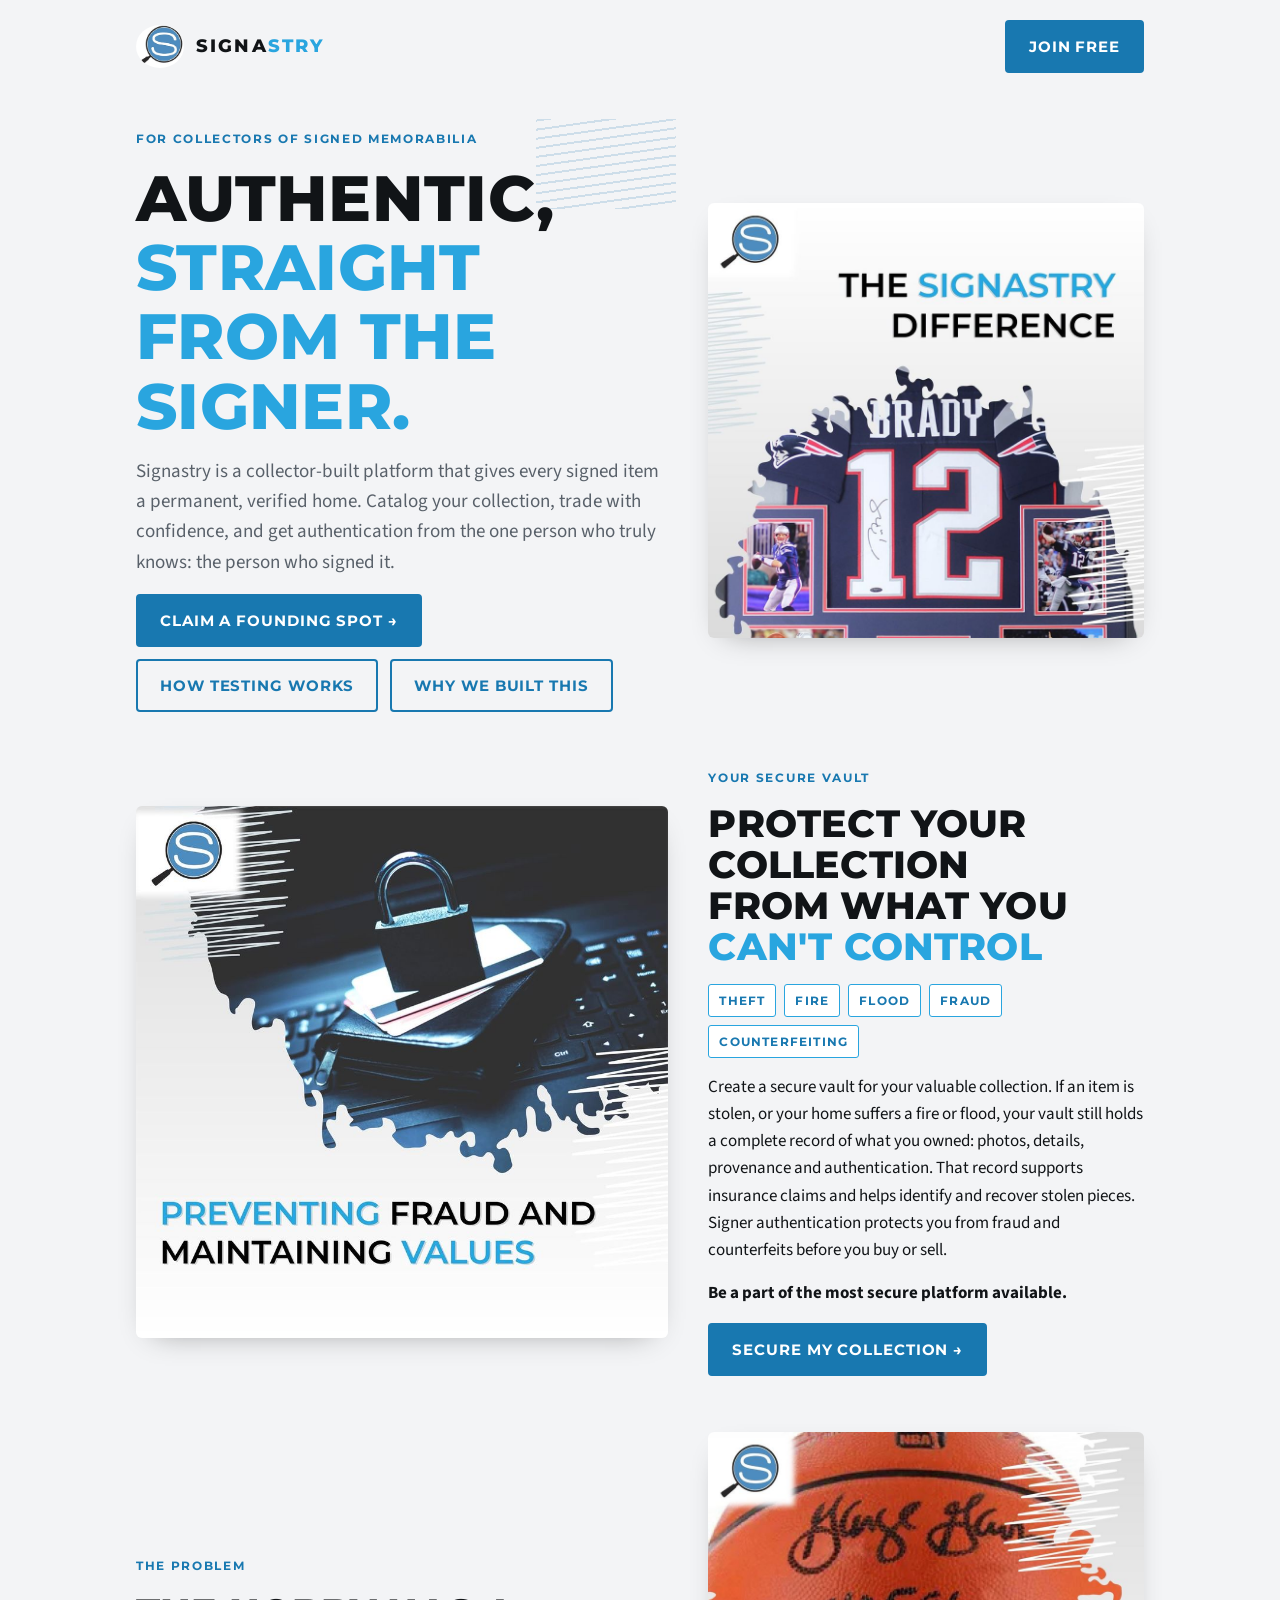
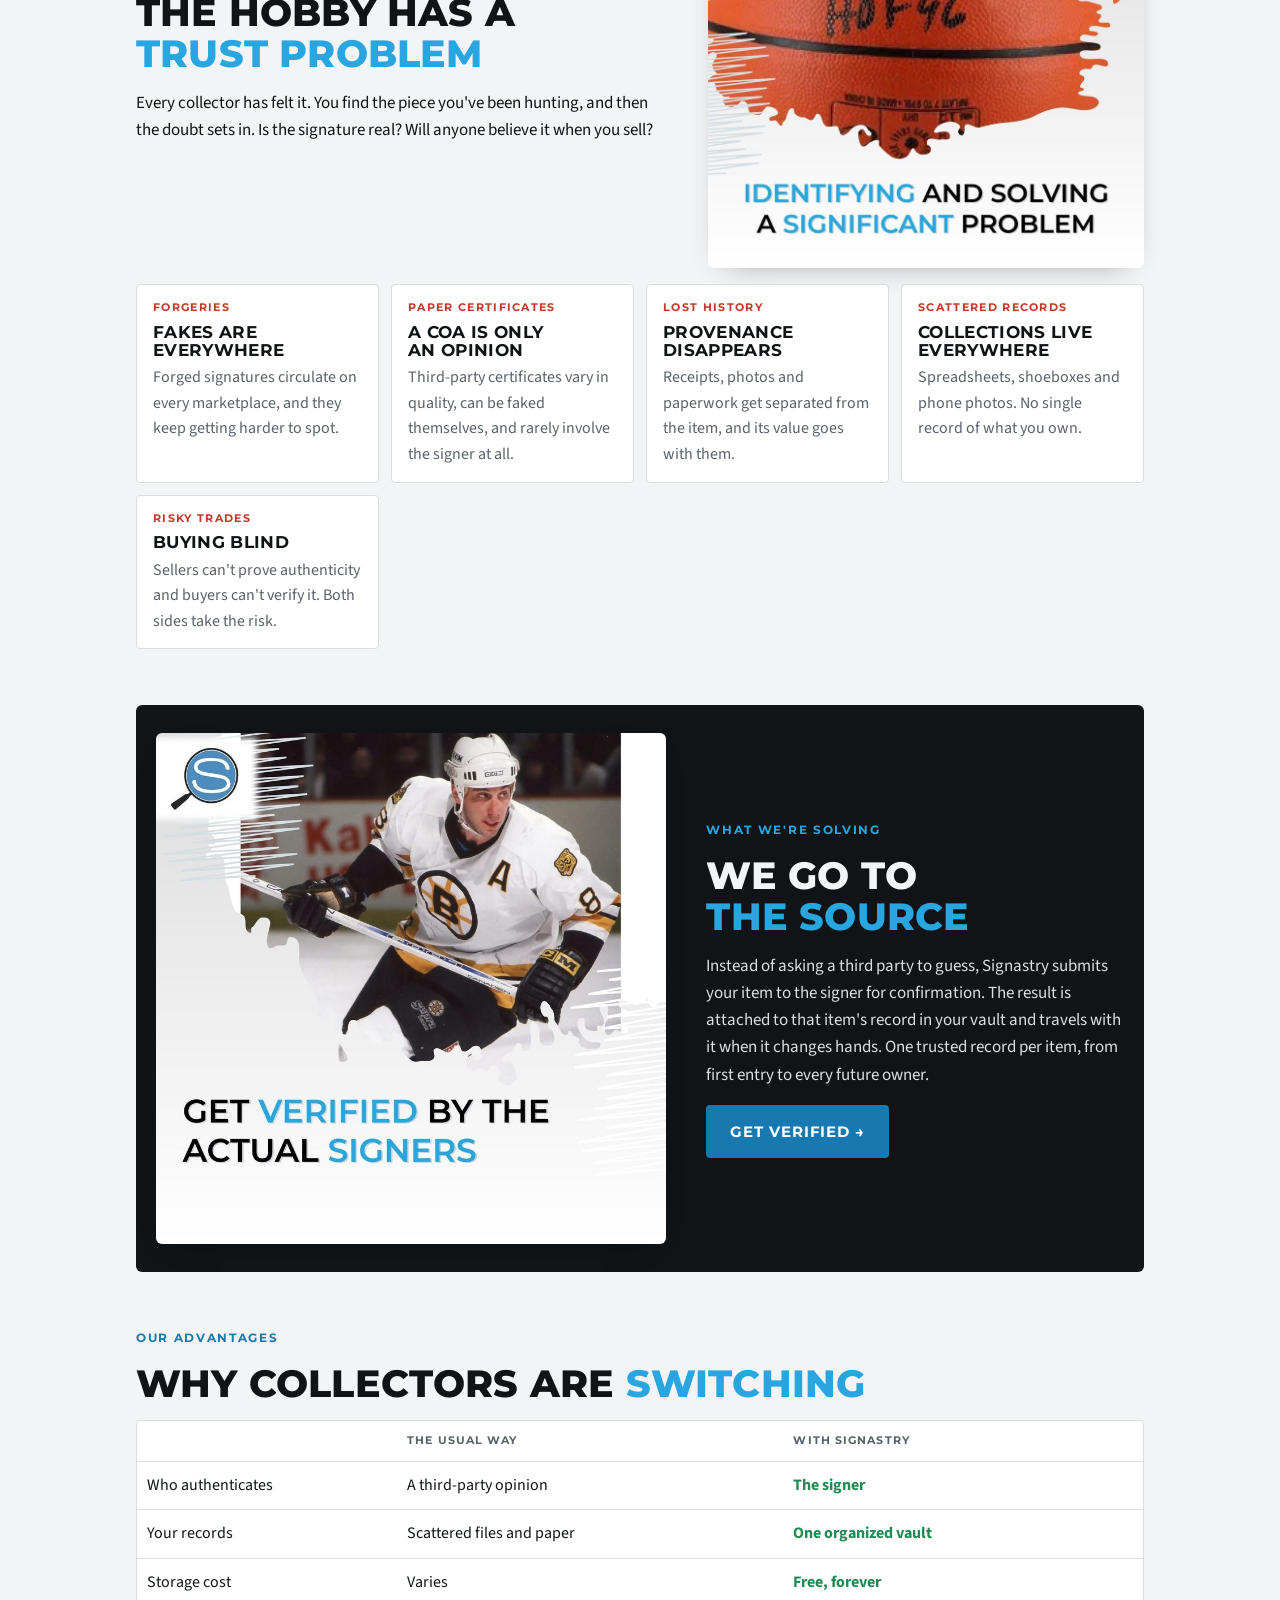
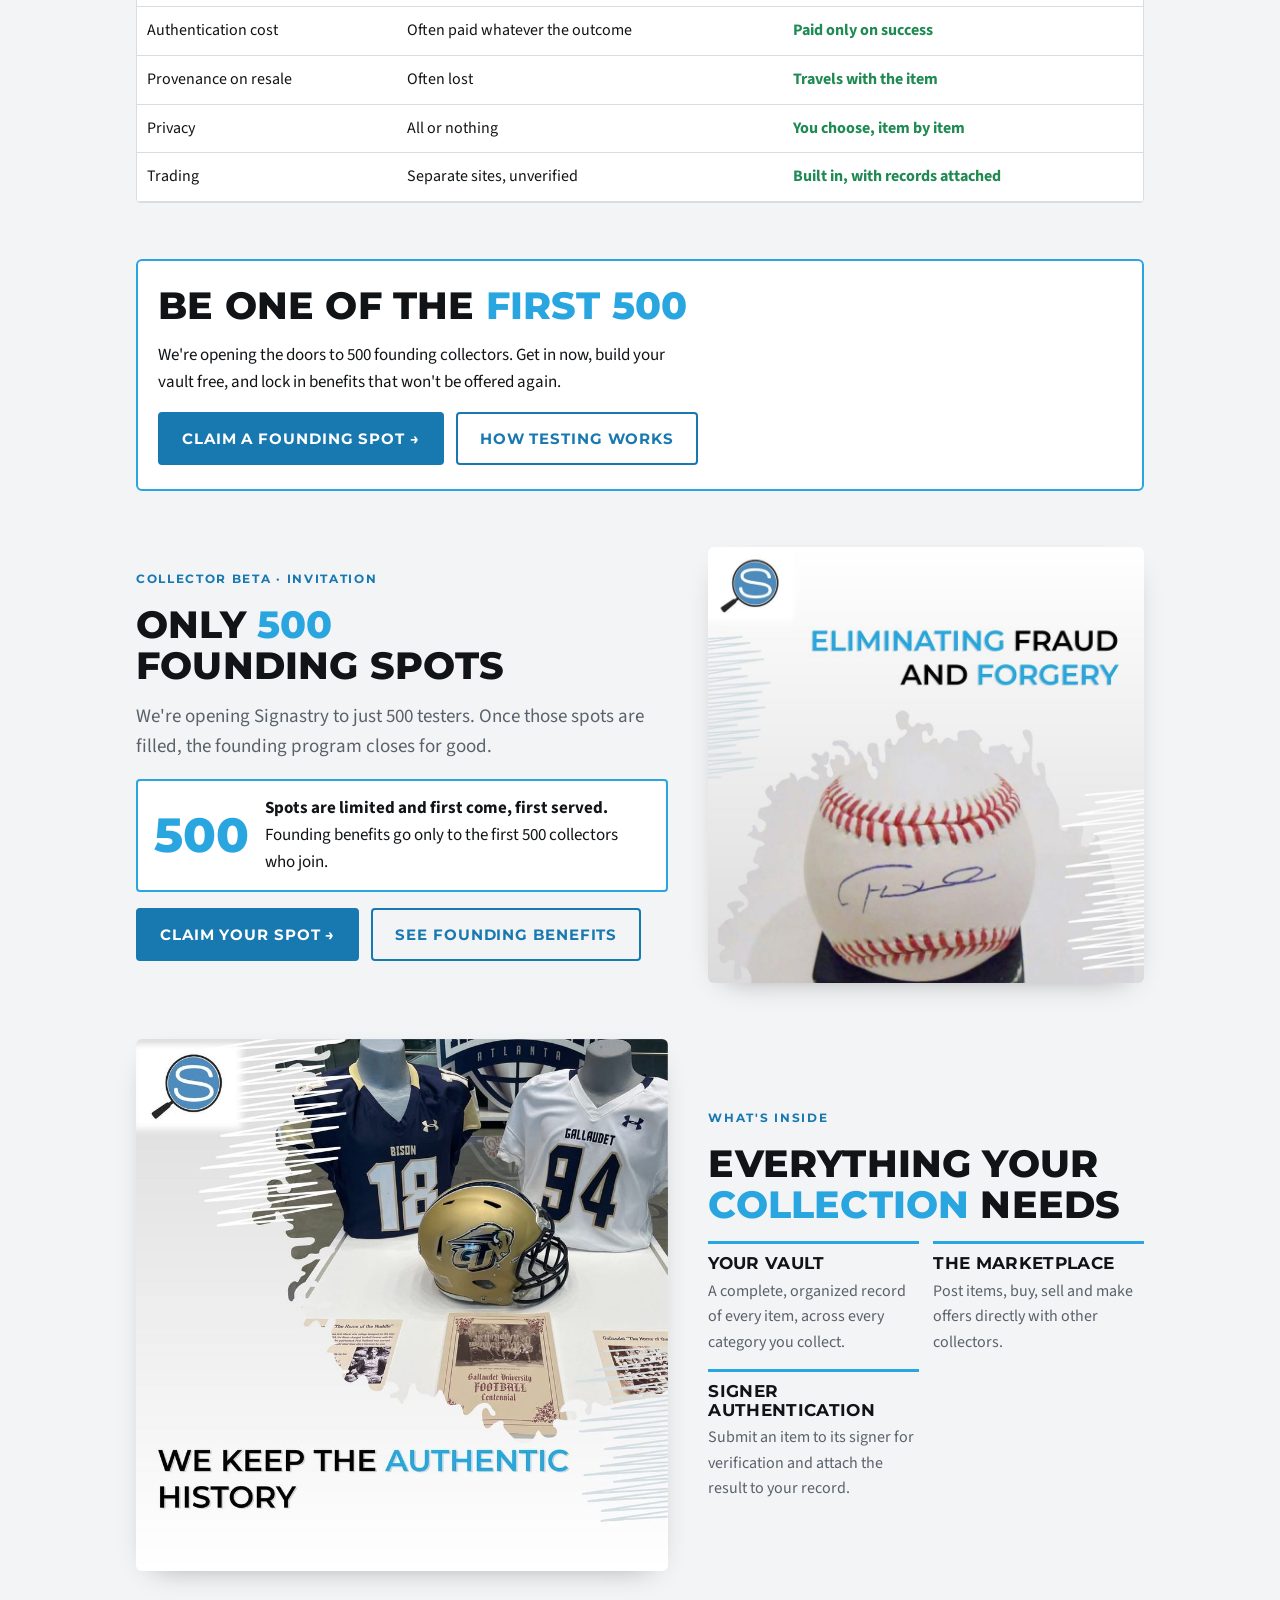
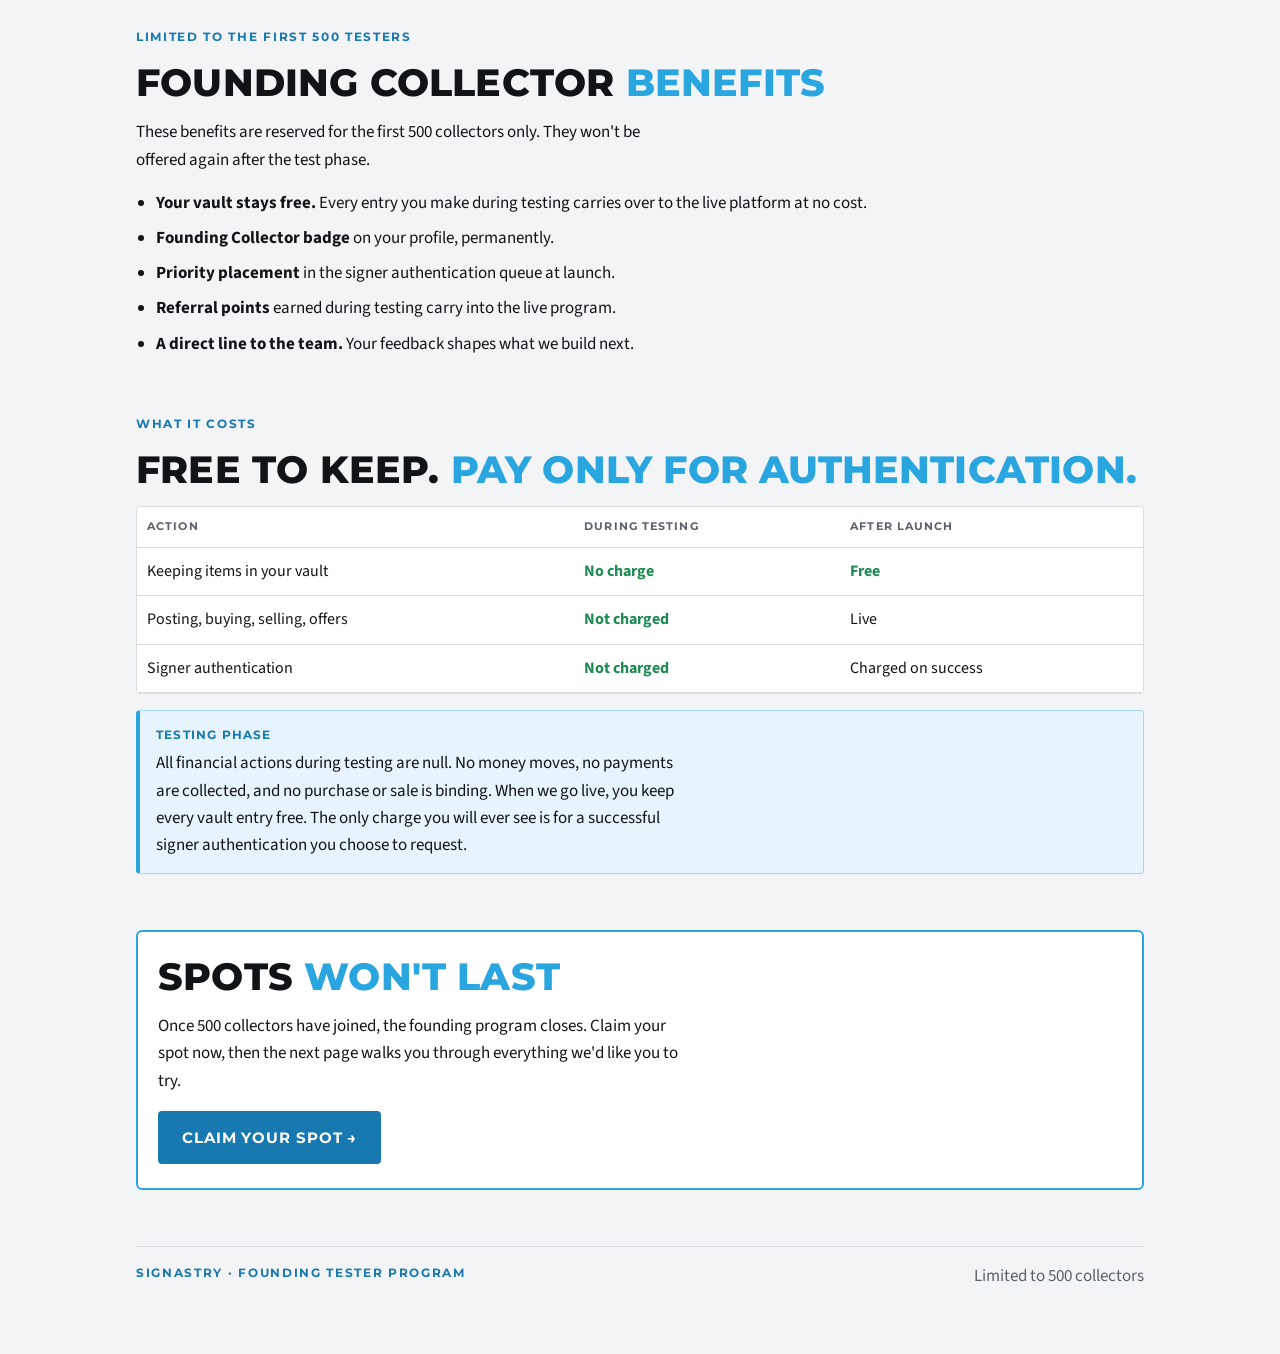
<file: founding/index.html>
<!doctype html><html lang="en" data-theme="light"><head><meta charset="utf-8"><meta name="robots" content="noindex"><meta name=viewport content="width=device-width,initial-scale=1,viewport-fit=cover"><style>:root{color-scheme:light;box-sizing:border-box;padding-top:env(safe-area-inset-top,0px);padding-bottom:env(safe-area-inset-bottom,0px)}html{scroll-padding-top:env(safe-area-inset-top,0px)}body{margin:0;padding:0;font:14px -apple-system,BlinkMacSystemFont,sans-serif;background:#fff;color:#000}img{max-width:100%}[hidden]:not([hidden=until-found i]){display:none!important}</style></head><body>
<title>Founding Collector Invite</title>
<meta name="claude:viewport-fit-sides" content="cover">
<link rel="preconnect" href="https://fonts.googleapis.com">
<link rel="stylesheet" href="https://fonts.googleapis.com/css2?family=Montserrat:wght@500;600;700;800&family=Source+Sans+3:wght@400;600;700&display=swap">
<style>
/* Layout: Signastry brand system — black + sky-blue two-tone uppercase headlines on light grey, sketched stroke accents; text blocks sit beside square campaign images, stacking on phones. */
:root{
  --bg:#f3f4f6; --paper:#ffffff; --ink:#111417; --muted:#59616a; --line:#d9dde2;
  --blue:#29a5df; --blue-strong:#1878b0; --on-blue:#ffffff; --logo:#4a84b2;
  --stroke:#c9dbe8; --soft:#e8f4fb; --soft-line:#a9d6ef; --ok:#1f8a52; --alert:#c0392b;
  --f-display:"Montserrat", "Helvetica Neue", Arial, sans-serif;
  --f-body:"Source Sans 3", system-ui, -apple-system, "Segoe UI", sans-serif;
}
@media (prefers-color-scheme: dark){:root:not([data-theme="light"]){
  --bg:#0d1216; --paper:#151c22; --ink:#eef2f5; --muted:#9ba7b2; --line:#26313b;
  --blue:#4fb8ea; --blue-strong:#4fb8ea; --on-blue:#06141c; --logo:#6aa3d1;
  --stroke:#23384a; --soft:#11232f; --soft-line:#245a7a; --ok:#5fd394; --alert:#ff8a7a; color-scheme:dark}}
:root[data-theme="dark"]{
  --bg:#0d1216; --paper:#151c22; --ink:#eef2f5; --muted:#9ba7b2; --line:#26313b;
  --blue:#4fb8ea; --blue-strong:#4fb8ea; --on-blue:#06141c; --logo:#6aa3d1;
  --stroke:#23384a; --soft:#11232f; --soft-line:#245a7a; --ok:#5fd394; --alert:#ff8a7a; color-scheme:dark}

*{box-sizing:border-box}
body{background:var(--bg);color:var(--ink);font-family:var(--f-body);font-size:17px;line-height:1.6}
.wrap{max-width:1040px;margin:0 auto;padding-block:20px 64px;padding-left:max(16px, env(safe-area-inset-left, 0px));padding-right:max(16px, env(safe-area-inset-right, 0px));display:flex;flex-direction:column;gap:56px}
h1,h2,h3{font-family:var(--f-display);text-transform:uppercase;line-height:1.08;margin:0;text-wrap:balance;font-weight:800;letter-spacing:.005em}
h1{font-size:clamp(36px,7vw,64px)}
h2{font-size:clamp(26px,4.4vw,38px)}
h3{font-size:17px;font-weight:700;letter-spacing:.02em}
h1 em,h2 em{font-style:normal;color:var(--blue)}
p{margin:0;max-width:65ch}
section{display:flex;flex-direction:column;gap:16px}
.eyebrow{font-family:var(--f-display);font-weight:700;font-size:12px;letter-spacing:.14em;text-transform:uppercase;color:var(--blue-strong)}
.lede{font-size:19px;color:var(--muted)}
.muted{color:var(--muted)}

/* Brand bar */
.brand{display:flex;align-items:center;gap:12px}
.brand img{width:48px;height:auto;border-radius:50%;background:#fff}
.brand span{font-family:var(--f-display);font-weight:800;letter-spacing:.12em;font-size:18px}
.brand span b{color:var(--blue);font-weight:800}

/* Sketch stroke decoration, echoing the campaign graphics */
.strokes{position:relative}
.strokes::before{content:"";position:absolute;right:-8px;top:-10px;width:140px;height:90px;background:repeating-linear-gradient(-8deg,transparent 0 7px,var(--stroke) 7px 9px);z-index:0;pointer-events:none;opacity:.9}
.strokes > *{position:relative;z-index:1}

/* Text + image split */
.split{display:grid;grid-template-columns:1fr;gap:24px;align-items:center}
@media (min-width:820px){.split{grid-template-columns:1.1fr .9fr;gap:40px}.split.flip > .media{order:-1}}
.split > *{min-width:0}
.media img{display:block;width:100%;max-width:100%;aspect-ratio:1/1;object-fit:cover;border-radius:6px;box-shadow:0 10px 30px -18px rgba(0,0,0,.45)}
.copy{display:flex;flex-direction:column;gap:16px}

.btn{display:inline-flex;align-items:center;justify-content:center;gap:8px;font:700 15px var(--f-display);letter-spacing:.06em;text-transform:uppercase;padding:15px 22px;border-radius:4px;border:2px solid var(--blue-strong);background:var(--blue-strong);color:var(--on-blue);cursor:pointer;text-decoration:none}
.btn:hover{filter:brightness(1.1)}
.btn.ghost{background:transparent;color:var(--blue-strong)}
.btn:focus-visible,.chk input:focus-visible,a:focus-visible{outline:3px solid var(--blue);outline-offset:2px}
.row{display:flex;gap:12px;flex-wrap:wrap}

.limit{border:2px solid var(--blue);border-radius:4px;padding:14px 16px;display:flex;gap:16px;align-items:center;flex-wrap:wrap;background:var(--paper)}
.limit b{font-family:var(--f-display);font-size:48px;line-height:1;color:var(--blue);font-weight:800}
.limit p{min-width:0;flex:1 1 220px}

.threats{display:flex;flex-wrap:wrap;gap:8px;margin:0;padding:0;list-style:none}
.threats li{font-family:var(--f-display);font-weight:700;font-size:12px;letter-spacing:.1em;text-transform:uppercase;border:1.5px solid var(--blue);color:var(--blue-strong);border-radius:3px;padding:6px 10px;background:var(--paper)}

.prob{display:grid;grid-template-columns:repeat(auto-fit,minmax(230px,1fr));gap:12px}
.prob div{background:var(--paper);border:1px solid var(--line);border-radius:4px;padding:14px 16px;display:flex;flex-direction:column;gap:6px;min-width:0}
.prob .tag{font-family:var(--f-display);font-weight:700;font-size:11px;letter-spacing:.12em;text-transform:uppercase;color:var(--alert)}
.prob p{color:var(--muted);font-size:16px}

.solve{background:var(--ink);color:var(--bg);border-radius:6px;padding:28px 20px}
.solve .eyebrow{color:var(--blue)}
.solve h2 em{color:var(--blue)}
.solve p{color:var(--bg);opacity:.9}

.grid{display:grid;grid-template-columns:repeat(auto-fit,minmax(200px,1fr));gap:14px}
.cell{border-top:3px solid var(--blue);padding-top:10px;display:flex;flex-direction:column;gap:6px;min-width:0}
.cell p{color:var(--muted);font-size:16px}

.fees{width:100%;border-collapse:collapse;font-size:16px;background:var(--paper)}
.fees th,.fees td{text-align:left;padding:11px 10px;border-bottom:1px solid var(--line);vertical-align:top}
.fees th{font-family:var(--f-display);font-size:11px;letter-spacing:.1em;text-transform:uppercase;color:var(--muted);font-weight:700}
.fees td.us,.free{color:var(--ok);font-weight:700}
.tbl{overflow-x:auto;border:1px solid var(--line);border-radius:4px}

.notice{background:var(--soft);border:1px solid var(--soft-line);border-left:4px solid var(--blue);border-radius:4px;padding:14px 16px;display:flex;flex-direction:column;gap:6px}
.notice strong{font-family:var(--f-display);font-size:12px;letter-spacing:.1em;text-transform:uppercase;color:var(--blue-strong)}

.cta-band{background:var(--paper);border:2px solid var(--blue);border-radius:6px;padding:24px 20px}
ul.tight{margin:0;padding-left:20px;display:flex;flex-direction:column;gap:8px}

ol.flow{list-style:none;margin:0;padding:0;counter-reset:s;max-width:65ch}
ol.flow li{counter-increment:s;display:grid;grid-template-columns:44px 1fr;gap:12px;padding:12px 0;border-bottom:1px solid var(--line)}
ol.flow li::before{content:counter(s,decimal-leading-zero);font-family:var(--f-display);font-weight:800;color:var(--blue);font-size:16px}
.pts{font-family:var(--f-display);font-weight:700;font-size:13px;color:var(--blue-strong)}

.task{background:var(--paper);border:1px solid var(--line);border-radius:6px;padding:16px;display:flex;flex-direction:column;gap:8px}
.task-head{display:flex;justify-content:space-between;align-items:baseline;gap:10px;flex-wrap:wrap}
.chk{display:flex;gap:12px;align-items:flex-start;padding:6px 0;cursor:pointer}
.chk input{width:20px;height:20px;margin-top:3px;accent-color:var(--blue-strong);flex:none}
.chk span{min-width:0}
.chk small{display:block;color:var(--muted);font-size:15px}
.progress{height:8px;background:var(--line);border-radius:4px;overflow:hidden}
.progress i{display:block;height:100%;width:0;background:var(--blue);transition:width .3s}
@media (prefers-reduced-motion: reduce){.progress i{transition:none}}
.tasks{display:grid;grid-template-columns:repeat(auto-fit,minmax(280px,1fr));gap:14px}
.score{background:var(--paper);border:2px solid var(--blue);border-radius:6px;padding:18px;display:grid;grid-template-columns:1fr;gap:16px}
@media (min-width:700px){.score{grid-template-columns:auto 1fr;align-items:center}.score .progress{grid-column:1/-1}}
.score-main{display:flex;flex-direction:column;gap:2px}
.score-main b{font-family:var(--f-display);font-weight:800;font-size:64px;line-height:1;color:var(--blue);font-variant-numeric:tabular-nums}
.score-side{display:grid;grid-template-columns:repeat(auto-fit,minmax(140px,1fr));gap:12px}
.stat{display:flex;flex-direction:column;gap:4px;border-left:3px solid var(--line);padding-left:12px;min-width:0}
.stat strong{font-family:var(--f-display);font-size:20px;font-variant-numeric:tabular-nums}
.chip{display:inline-block;font-size:13px!important;letter-spacing:.06em;text-transform:uppercase;padding:4px 8px;border-radius:3px;border:1.5px solid var(--line);color:var(--muted);width:max-content;max-width:100%}
.chip.on{border-color:var(--ok);color:var(--ok)}
.seg{display:flex;flex-wrap:wrap;gap:0;border:2px solid var(--blue-strong);border-radius:4px;width:max-content;max-width:100%;overflow:hidden}
.seg button{font:700 13px var(--f-display);letter-spacing:.06em;text-transform:uppercase;padding:10px 14px;border:0;background:transparent;color:var(--blue-strong);cursor:pointer}
.seg button[aria-selected="true"]{background:var(--blue-strong);color:var(--on-blue)}
.seg button:focus-visible{outline:3px solid var(--blue);outline-offset:-3px}
.task h3{display:flex;justify-content:space-between;gap:8px;align-items:baseline}
.task h3 small{font-family:var(--f-body);text-transform:none;letter-spacing:0;font-weight:600;color:var(--muted);font-size:14px}
.chk.is-done > span > span:first-child{text-decoration:line-through;text-decoration-color:var(--muted);color:var(--muted)}
.chk .val{margin-left:auto;font-family:var(--f-display);font-weight:700;font-size:12px;color:var(--blue-strong);white-space:nowrap;padding-top:4px}
.chk.is-done .val{color:var(--ok)}
.bonus-row{border-top:1px dashed var(--line);margin-top:4px;padding-top:10px;display:flex;justify-content:space-between;gap:8px;flex-wrap:wrap;font-size:15px}
footer{border-top:1px solid var(--line);padding-top:16px;display:flex;justify-content:space-between;gap:12px;flex-wrap:wrap}
</style>

<!-- ============ PAGE 1: OVERVIEW ============ -->
<main class="wrap" id="view-overview">
  <header class="brand" style="justify-content:space-between;flex-wrap:wrap"><span style="display:flex;align-items:center;gap:12px"><img src="img/logo.png" alt=""><span>SIGNA<b>STRY</b></span></span><a class="btn joinbtn" href="/?join">Join free</a></header>

  <section class="split">
    <div class="copy strokes">
      <span class="eyebrow">For collectors of signed memorabilia</span>
      <h1>Authentic, <em>straight from the signer.</em></h1>
      <p class="lede">Signastry is a collector-built platform that gives every signed item a permanent, verified home. Catalog your collection, trade with confidence, and get authentication from the one person who truly knows: the person who signed it.</p>
      <div class="row">
        <a class="btn joinbtn" href="/?join">Claim a founding spot →</a><button class="btn ghost" type="button" data-go="guide">How testing works</button>
        <a class="btn ghost" href="#problem">Why we built this</a>
      </div>
    </div>
    <div class="media"><img src="img/difference.jpg" alt="The Signastry Difference: a framed, signed number 12 football jersey"></div>
  </section>

  <section class="split flip">
    <div class="copy">
      <span class="eyebrow">Your secure vault</span>
      <h2>Protect your collection from what you <em>can't control</em></h2>
      <ul class="threats" aria-label="Protected against">
        <li>Theft</li><li>Fire</li><li>Flood</li><li>Fraud</li><li>Counterfeiting</li>
      </ul>
      <p>Create a secure vault for your valuable collection. If an item is stolen, or your home suffers a fire or flood, your vault still holds a complete record of what you owned: photos, details, provenance and authentication. That record supports insurance claims and helps identify and recover stolen pieces. Signer authentication protects you from fraud and counterfeits before you buy or sell.</p>
      <p><strong>Be a part of the most secure platform available.</strong></p>
      <div class="row"><button class="btn" type="button" data-go="guide">Secure my collection →</button></div>
    </div>
    <div class="media"><img src="img/preventing-fraud.jpg" alt="Preventing fraud and maintaining values: a padlock on a wallet and cards"></div>
  </section>

  <section id="problem">
    <div class="split">
      <div class="copy">
        <span class="eyebrow">The problem</span>
        <h2>The hobby has a <em>trust problem</em></h2>
        <p>Every collector has felt it. You find the piece you've been hunting, and then the doubt sets in. Is the signature real? Will anyone believe it when you sell?</p>
      </div>
      <div class="media"><img src="img/solving-problem.jpg" alt="Identifying and solving a significant problem: a signed basketball"></div>
    </div>
    <div class="prob">
      <div><span class="tag">Forgeries</span><h3>Fakes are everywhere</h3><p>Forged signatures circulate on every marketplace, and they keep getting harder to spot.</p></div>
      <div><span class="tag">Paper certificates</span><h3>A COA is only an opinion</h3><p>Third-party certificates vary in quality, can be faked themselves, and rarely involve the signer at all.</p></div>
      <div><span class="tag">Lost history</span><h3>Provenance disappears</h3><p>Receipts, photos and paperwork get separated from the item, and its value goes with them.</p></div>
      <div><span class="tag">Scattered records</span><h3>Collections live everywhere</h3><p>Spreadsheets, shoeboxes and phone photos. No single record of what you own.</p></div>
      <div><span class="tag">Risky trades</span><h3>Buying blind</h3><p>Sellers can't prove authenticity and buyers can't verify it. Both sides take the risk.</p></div>
    </div>
  </section>

  <section class="solve">
    <div class="split flip">
      <div class="copy">
        <span class="eyebrow">What we're solving</span>
        <h2>We go to <em>the source</em></h2>
        <p>Instead of asking a third party to guess, Signastry submits your item to the signer for confirmation. The result is attached to that item's record in your vault and travels with it when it changes hands. One trusted record per item, from first entry to every future owner.</p>
        <div class="row"><button class="btn" type="button" data-go="guide">Get verified →</button></div>
      </div>
      <div class="media"><img src="img/verified-signers.jpg" alt="Get verified by the actual signers: a hockey player in action"></div>
    </div>
  </section>

  <section>
    <span class="eyebrow">Our advantages</span>
    <h2>Why collectors are <em>switching</em></h2>
    <div class="tbl">
      <table class="fees">
        <thead><tr><th></th><th>The usual way</th><th>With Signastry</th></tr></thead>
        <tbody>
          <tr><td>Who authenticates</td><td>A third-party opinion</td><td class="us">The signer</td></tr>
          <tr><td>Your records</td><td>Scattered files and paper</td><td class="us">One organized vault</td></tr>
          <tr><td>Storage cost</td><td>Varies</td><td class="us">Free, forever</td></tr>
          <tr><td>Authentication cost</td><td>Often paid whatever the outcome</td><td class="us">Paid only on success</td></tr>
          <tr><td>Provenance on resale</td><td>Often lost</td><td class="us">Travels with the item</td></tr>
          <tr><td>Privacy</td><td>All or nothing</td><td class="us">You choose, item by item</td></tr>
          <tr><td>Trading</td><td>Separate sites, unverified</td><td class="us">Built in, with records attached</td></tr>
        </tbody>
      </table>
    </div>
  </section>

  <section class="cta-band">
    <h2>Be one of the <em>first 500</em></h2>
    <p>We're opening the doors to 500 founding collectors. Get in now, build your vault free, and lock in benefits that won't be offered again.</p>
    <div class="row"><a class="btn joinbtn" href="/?join">Claim a founding spot →</a><button class="btn ghost" type="button" data-go="guide">How testing works</button></div>
  </section>

  <section class="split">
    <div class="copy">
      <span class="eyebrow">Collector beta · invitation</span>
      <h2>Only <em>500</em> founding spots</h2>
      <p class="lede">We're opening Signastry to just 500 testers. Once those spots are filled, the founding program closes for good.</p>
      <div class="limit"><b>500</b><p><strong>Spots are limited and first come, first served.</strong> Founding benefits go only to the first 500 collectors who join.</p></div>
      <div class="row">
        <a class="btn joinbtn" href="/?join">Claim your spot →</a>
        <a class="btn ghost" href="#benefits">See founding benefits</a>
      </div>
    </div>
    <div class="media"><img src="img/fraud-forgery.jpg" alt="Eliminating fraud and forgery: a signed baseball"></div>
  </section>

  <section class="split flip">
    <div class="copy">
      <span class="eyebrow">What's inside</span>
      <h2>Everything your <em>collection</em> needs</h2>
      <div class="grid">
        <div class="cell"><h3>Your vault</h3><p>A complete, organized record of every item, across every category you collect.</p></div>
        <div class="cell"><h3>The marketplace</h3><p>Post items, buy, sell and make offers directly with other collectors.</p></div>
        <div class="cell"><h3>Signer authentication</h3><p>Submit an item to its signer for verification and attach the result to your record.</p></div>
      </div>
    </div>
    <div class="media"><img src="img/authentic-history.jpg" alt="We keep the authentic history: game jerseys and a helmet on display"></div>
  </section>

  <section id="benefits">
    <span class="eyebrow">Limited to the first 500 testers</span>
    <h2>Founding collector <em>benefits</em></h2>
    <p>These benefits are reserved for the first 500 collectors only. They won't be offered again after the test phase.</p>
    <ul class="tight">
      <li><strong>Your vault stays free.</strong> Every entry you make during testing carries over to the live platform at no cost.</li>
      <li><strong>Founding Collector badge</strong> on your profile, permanently.</li>
      <li><strong>Priority placement</strong> in the signer authentication queue at launch.</li>
      <li><strong>Referral points</strong> earned during testing carry into the live program.</li>
      <li><strong>A direct line to the team.</strong> Your feedback shapes what we build next.</li>
    </ul>
  </section>

  <section>
    <span class="eyebrow">What it costs</span>
    <h2>Free to keep. <em>Pay only for authentication.</em></h2>
    <div class="tbl">
      <table class="fees">
        <thead><tr><th>Action</th><th>During testing</th><th>After launch</th></tr></thead>
        <tbody>
          <tr><td>Keeping items in your vault</td><td class="free">No charge</td><td class="free">Free</td></tr>
          <tr><td>Posting, buying, selling, offers</td><td class="free">Not charged</td><td>Live</td></tr>
          <tr><td>Signer authentication</td><td class="free">Not charged</td><td>Charged on success</td></tr>
        </tbody>
      </table>
    </div>
    <div class="notice" role="note">
      <strong>Testing phase</strong>
      <p>All financial actions during testing are null. No money moves, no payments are collected, and no purchase or sale is binding. When we go live, you keep every vault entry free. The only charge you will ever see is for a successful signer authentication you choose to request.</p>
    </div>
  </section>

  <section class="cta-band">
    <h2>Spots <em>won't last</em></h2>
    <p>Once 500 collectors have joined, the founding program closes. Claim your spot now, then the next page walks you through everything we'd like you to try.</p>
    <div class="row"><a class="btn joinbtn" href="/?join">Claim your spot →</a></div>
  </section>

  <footer><span class="eyebrow">Signastry · founding tester program</span><span class="muted">Limited to 500 collectors</span></footer>
</main>

<!-- ============ PAGE 2: TESTER GUIDE ============ -->
<main class="wrap" id="view-guide" hidden>
  <header class="brand" style="justify-content:space-between;flex-wrap:wrap"><span style="display:flex;align-items:center;gap:12px"><img src="img/logo.png" alt=""><span>SIGNA<b>STRY</b></span></span><a class="btn joinbtn" href="/?join">Join free</a></header>
  <div class="row"><button class="btn ghost" type="button" data-go="overview">← Back to overview</button></div>

  <section class="split">
    <div class="copy strokes">
      <span class="eyebrow">Tester guide</span>
      <h1>How to <em>test</em> the platform</h1>
      <p class="lede">Use Signastry the way you would on day one of launch. The more you try, the better it gets.</p>
      <div class="notice" role="note">
        <strong>Reminder: all financial transactions are null</strong>
        <p>Nothing you buy, sell, offer or pay for during testing is real or active. No funds are charged or transferred, and no trade is binding.</p>
      </div>
    </div>
    <div class="media"><img src="img/registration.jpg" alt="Your official registration becomes a permanent bit of history"></div>
  </section>

  <section>
    <h2>Treat it as <em>real</em></h2>
    <p>Enter complete, accurate records of the items you actually own: title, category, signer, condition, year, photos, provenance and any certificates. <strong>Your vault entries are kept.</strong> If you choose to stay a member after testing, everything you enter now becomes your permanent vault, free of charge.</p>
  </section>

  <section id="tracker">
    <span class="eyebrow">Points tracker</span>
    <h2>Your test <em>checklist</em></h2>
    <p>Every task you complete earns <strong>10 points</strong>. Add an item in <strong>every category</strong> and earn a <strong>100-point bonus</strong>. Check off each task as you finish it and see what you haven't tried yet.</p>

    <div class="score">
      <div class="score-main"><span class="eyebrow">Points earned</span><b id="pts">0</b><span class="muted" id="pts-max">of 0 possible</span></div>
      <div class="score-side">
        <div class="stat"><span class="eyebrow">Tasks done</span><strong id="done">0 / 0</strong></div>
        <div class="stat"><span class="eyebrow">Not yet tried</span><strong id="left">0</strong></div>
        <div class="stat"><span class="eyebrow">All-category bonus</span><strong id="bonus" class="chip">Locked · +100</strong></div>
      </div>
      <div class="progress" aria-hidden="true"><i id="bar"></i></div>
    </div>

    <div class="seg" role="tablist" aria-label="Filter tasks">
      <button type="button" role="tab" id="f-todo" data-f="todo" aria-selected="true">Not yet tried</button>
      <button type="button" role="tab" id="f-done" data-f="done" aria-selected="false">Completed</button>
      <button type="button" role="tab" id="f-all" data-f="all" aria-selected="false">All tasks</button>
    </div>

    <div id="groups" class="tasks"></div>
    <p id="empty" class="notice" hidden></p>
    <div class="row"><button class="btn ghost" type="button" id="reset">Clear my checkmarks</button><span id="confirm" class="row" hidden><span class="muted">Clear every checkmark?</span><button class="btn" type="button" id="reset-yes">Yes, clear</button><button class="btn ghost" type="button" id="reset-no">Cancel</button></span></div>
    <p class="muted">This tracker is for your own reference and is saved on this device only. Your official points balance is the one shown in your Signastry account.</p>
  </section>

  <section>
    <span class="eyebrow">Referral program</span>
    <h2>Invite collectors, <em>earn points</em></h2>
    <p>Every tester gets a personal referral link inside their account. We want you to use it so we can see the whole flow work, from the invite to the points landing in your account.</p>
    <ol class="flow">
      <li><div><strong>Copy your referral link</strong><br>Find it in your account dashboard.</div></li>
      <li><div><strong>Share it</strong><br>Send it to collectors you know, or post it in your groups and feeds.</div></li>
      <li><div><strong>They join</strong><br>Points are awarded when your referral creates an account. <span class="pts">+100 pts</span></div></li>
      <li><div><strong>They build a vault</strong><br>More points when they add their first five items. <span class="pts">+150 pts</span></div></li>
      <li><div><strong>Check your balance</strong><br>Confirm the points show up and tell us if anything looks wrong.</div></li>
    </ol>
    <p>Points earned during testing carry over to the live referral program.</p>
  </section>

  <section>
    <h2>Tell us what <em>you find</em></h2>
    <p>If something breaks, confuses you, or works especially well, report it through the feedback option in your account. Specific details, like which screen and what you tapped, help us fix it fastest.</p>
    <div class="row"><button class="btn ghost" type="button" data-go="overview">← Back to overview</button></div>
  </section>

  <footer><span class="eyebrow">Signastry · testing phase</span><span class="muted">All financial actions are null</span></footer>
</main>

<script>
(function(){
  const views={overview:document.getElementById('view-overview'),guide:document.getElementById('view-guide')};
  function show(name,scroll){
    if(!views[name]) name='overview';
    for(const k in views) views[k].hidden = k!==name;
    if(scroll) window.scrollTo({top:0});
  }
  document.querySelectorAll('[data-go]').forEach(b=>b.addEventListener('click',()=>{
    const v=b.dataset.go; show(v,true);
    try{ history.replaceState(null,'',v==='guide'?'#guide':'#'); }catch(e){}
  }));
  show(location.hash==='#guide'?'guide':'overview',false);
  window.addEventListener('hashchange',()=>{ if(location.hash==='#guide') show('guide',true); else if(location.hash===''||location.hash==='#') show('overview',true); });

  const PER=10, BONUS=100;
  // Categories: replace with Signastry's official category list.
  const CATS=["Baseball","Football","Basketball","Hockey","Soccer","Boxing & MMA","Golf","Racing","Entertainment","Music","Historical & Political"];
  const GROUPS=[
    {name:"Account & profile",tasks:[
      ["acct","Create your account","Register and verify your email."],
      ["prof","Complete your profile","Add your name, photo and collecting interests."]]},
    {name:"Your vault",tasks:[
      ["add","Add your first item","Create a vault entry for an item you own."],
      ["photo","Upload photos","Add clear photos of the item and the signature."],
      ["detail","Fill in every detail field","Signer, condition, year, provenance and certificates."],
      ["edit","Edit an existing entry","Update a detail and save the change."],
      ["priv","Mark part of your vault private","Confirm private items are hidden from other members."],
      ["pub","Make an item public","Confirm other members can view it."],
      ["search","Search or filter your vault","Find an item by signer, category or keyword."]]},
    {name:"Marketplace · test mode",tasks:[
      ["post","Post an item","List at least one item for sale or trade."],
      ["buy","Buy an item","Complete a purchase from another tester."],
      ["sell","Sell an item","Complete a sale on one of your listings."],
      ["offer","Make an offer","Send an offer on another tester's item."],
      ["counter","Counter an offer","Respond to an offer with a new price."],
      ["accept","Accept or decline an offer","Finish an offer from start to end."]]},
    {name:"Signer authentication",tasks:[
      ["auth","Submit an item for authentication","Follow the full submission flow. No charge during testing."],
      ["track","Track your submission","Check its status as it moves through review."]]},
    {name:"Referrals",tasks:[
      ["refcopy","Copy your referral link","Find it in your account dashboard."],
      ["refjoin","Refer a collector who joins","Share your link and confirm they sign up."],
      ["refpts","Check your points balance","Confirm referral points appear in your account."]]},
    {name:"Feedback",tasks:[
      ["fb","Report a bug","Tell us what broke, which screen you were on and what you tapped."],
      ["fbconf","Flag something confusing","Point out a step, label or screen that wasn't clear."],
      ["fbidea","Suggest an improvement","Share a feature or change that would help collectors."],
      ["fblike","Tell us what you liked","Name the feature you'd use most."],
      ["fbrate","Rate your overall experience","Give your overall rating at the end of testing."]]},
    {name:"Categories",cats:true,tasks:CATS.map((c,i)=>["cat"+i,"Add an item in "+c,"One separate vault entry in this category."])}
  ];
  const ALL=GROUPS.flatMap(g=>g.tasks.map(t=>({id:t[0],name:t[1],hint:t[2],cat:!!g.cats,group:g.name})));
  const KEY="signastry-tracker-v2";
  let saved={}; try{ saved=JSON.parse(localStorage.getItem(KEY)||"{}")||{}; }catch(e){ saved={}; }
  let filter="todo";
  function persist(){ try{ localStorage.setItem(KEY,JSON.stringify(saved)); }catch(e){} }
  const esc=s=>s.replace(/[&<>"]/g,c=>({"&":"&amp;","<":"&lt;",">":"&gt;",'"':"&quot;"}[c]));
  function render(){
    const doneN=ALL.filter(t=>saved[t.id]).length;
    const catsDone=ALL.filter(t=>t.cat&&saved[t.id]).length;
    const bonus=catsDone===CATS.length;
    const pts=doneN*PER+(bonus?BONUS:0);
    document.getElementById("pts").textContent=pts.toLocaleString();
    document.getElementById("pts-max").textContent="of "+(ALL.length*PER+BONUS).toLocaleString()+" possible";
    document.getElementById("done").textContent=doneN+" / "+ALL.length;
    document.getElementById("left").textContent=ALL.length-doneN;
    const b=document.getElementById("bonus");
    b.textContent=bonus?"Earned · +100":"Locked · "+catsDone+"/"+CATS.length;
    b.classList.toggle("on",bonus);
    document.getElementById("bar").style.width=(pts/(ALL.length*PER+BONUS)*100)+"%";

    const wrap=document.getElementById("groups"); wrap.innerHTML="";
    let shown=0;
    GROUPS.forEach(g=>{
      const items=g.tasks.filter(t=>filter==="all"||(filter==="done")===!!saved[t[0]]);
      if(!items.length) return;
      shown+=items.length;
      const gd=g.tasks.filter(t=>saved[t[0]]).length;
      const box=document.createElement("div"); box.className="task";
      let html='<h3>'+esc(g.name)+'<small>'+gd+' / '+g.tasks.length+' · '+(gd*PER)+' pts</small></h3>';
      items.forEach(t=>{
        const on=!!saved[t[0]];
        html+='<label class="chk'+(on?' is-done':'')+'"><input type="checkbox" id="'+t[0]+'"'+(on?' checked':'')+'><span><span>'+esc(t[1])+'</span><small>'+esc(t[2])+'</small></span><span class="val">'+(on?'✓ ':'')+'+'+PER+'</span></label>';
      });
      if(g.cats) html+='<div class="bonus-row"><span><strong>All-category bonus</strong> · '+catsDone+' of '+CATS.length+' categories</span><span class="val" style="color:'+(bonus?'var(--ok)':'var(--blue-strong)')+'">'+(bonus?'✓ ':'')+'+'+BONUS+'</span></div>';
      box.innerHTML=html; wrap.appendChild(box);
    });
    const empty=document.getElementById("empty");
    empty.hidden=shown>0;
    if(!shown) empty.textContent=filter==="todo"?"You've tried every task. Thank you for testing Signastry!":"No completed tasks yet. Pick one from Not yet tried to start earning points.";
  }
  document.getElementById("groups").addEventListener("change",e=>{
    const t=e.target; if(t.type!=="checkbox") return;
    if(t.checked) saved[t.id]=true; else delete saved[t.id];
    persist(); setTimeout(render,filter==="all"?0:350);
    t.closest(".chk").classList.toggle("is-done",t.checked);
  });
  document.querySelectorAll(".seg button").forEach(btn=>btn.addEventListener("click",()=>{
    filter=btn.dataset.f;
    document.querySelectorAll(".seg button").forEach(x=>x.setAttribute("aria-selected",x===btn?"true":"false"));
    render();
  }));
  const conf=document.getElementById("confirm"), rs=document.getElementById("reset");
  rs.addEventListener("click",()=>{conf.hidden=false;rs.hidden=true;});
  document.getElementById("reset-no").addEventListener("click",()=>{conf.hidden=true;rs.hidden=false;});
  document.getElementById("reset-yes").addEventListener("click",()=>{saved={};persist();conf.hidden=true;rs.hidden=false;render();});
  render();
})();
</script>

<script>(function(){var m="";try{m=(new URLSearchParams(location.search).get("mref")||"").replace(/[^A-Za-z0-9-]/g,"")}catch(e){}var u=m?"/?mref="+encodeURIComponent(m):"/?join";document.querySelectorAll(".joinbtn").forEach(function(a){a.href=u})})();</script></body></html>
</file>
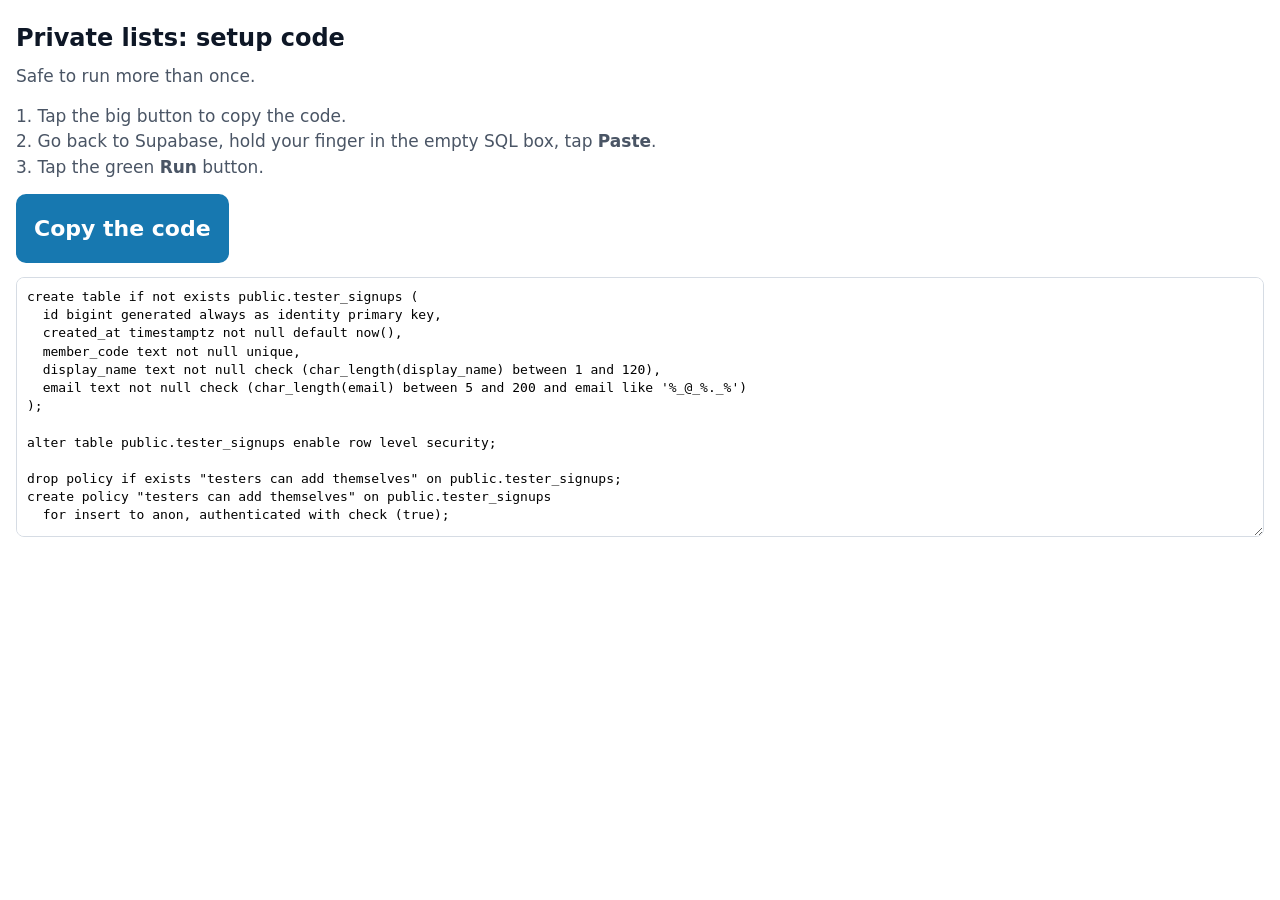
<file: setup/index.html>
<!doctype html><html lang="en"><head><meta charset="utf-8"><meta name="viewport" content="width=device-width,initial-scale=1"><meta name="robots" content="noindex"><title>Signastry setup code</title>
<style>body{margin:0;font:17px/1.5 -apple-system,system-ui,sans-serif;background:#fff;color:#0E1726;padding:20px 16px}h1{font-size:24px;margin:0 0 8px}p{margin:0 0 14px;color:#4A5565}button{all:unset;display:block;text-align:center;background:#1778B0;color:#fff;font-weight:800;font-size:22px;padding:18px;border-radius:10px;cursor:pointer;margin:14px 0}button.ok{background:#1F8A4C}textarea{width:100%;box-sizing:border-box;height:260px;font:13px/1.4 ui-monospace,Menlo,monospace;border:1px solid #D6DCE4;border-radius:8px;padding:10px}</style></head><body>
<h1>Private lists: setup code</h1><p>Safe to run more than once.</p><p>1. Tap the big button to copy the code.<br>2. Go back to Supabase, hold your finger in the empty SQL box, tap <b>Paste</b>.<br>3. Tap the green <b>Run</b> button.</p>
<button id="cp" type="button">Copy the code</button>
<textarea id="sql" readonly>create table if not exists public.tester_signups (
  id bigint generated always as identity primary key,
  created_at timestamptz not null default now(),
  member_code text not null unique,
  display_name text not null check (char_length(display_name) between 1 and 120),
  email text not null check (char_length(email) between 5 and 200 and email like &#x27;%_@_%._%&#x27;)
);

alter table public.tester_signups enable row level security;

drop policy if exists &quot;testers can add themselves&quot; on public.tester_signups;
create policy &quot;testers can add themselves&quot; on public.tester_signups
  for insert to anon, authenticated with check (true);

revoke select, update, delete on public.tester_signups from anon, authenticated;
grant insert on public.tester_signups to anon, authenticated;

create table if not exists public.private_contacts (
  id bigint generated always as identity primary key,
  created_at timestamptz not null default now(),
  ref text not null unique,
  kind text not null,
  owner text,
  name text,
  contact text,
  details text
);
alter table public.private_contacts enable row level security;
drop policy if exists &quot;site can add contacts&quot; on public.private_contacts;
create policy &quot;site can add contacts&quot; on public.private_contacts
  for insert to anon, authenticated with check (true);
revoke select, update, delete on public.private_contacts from anon, authenticated;
grant insert on public.private_contacts to anon, authenticated;

create table if not exists public.site_visits (
  id bigint generated always as identity primary key,
  at timestamptz not null default now(),
  vid text not null check (char_length(vid) between 4 and 40),
  page text check (char_length(page) &lt;= 40),
  source text check (char_length(source) &lt;= 60),
  device text check (char_length(device) &lt;= 10)
);
alter table public.site_visits enable row level security;
drop policy if exists &quot;site can add visits&quot; on public.site_visits;
create policy &quot;site can add visits&quot; on public.site_visits
  for insert to anon, authenticated with check (true);
revoke select, update, delete on public.site_visits from anon, authenticated;
grant insert on public.site_visits to anon, authenticated;

drop function if exists public.visit_stats(int);
create or replace function public.visit_stats(days int, pin text)
returns json language sql security definer set search_path = public as $$
  with ok as (select md5(&#x27;signastry-staff:&#x27; || coalesce(pin,&#x27;&#x27;)) = &#x27;44054613cf4e09d5ca9863fa3ad532cc&#x27; as yes),
  p as (select now() - make_interval(days =&gt; least(greatest(coalesce(days,30),1),365)) as since),
  v as (select * from site_visits, p where at &gt; p.since),
  f as (select vid, min(at) as first_at from site_visits group by vid)
  select case when (select yes from ok) then json_build_object(
    &#x27;views&#x27;, (select count(*) from v where page &lt;&gt; &#x27;signed up&#x27;),
    &#x27;visitors&#x27;, (select count(distinct vid) from v),
    &#x27;new&#x27;, (select count(*) from f, p where f.first_at &gt; p.since),
    &#x27;signups&#x27;, (select count(*) from v where page = &#x27;signed up&#x27;),
    &#x27;daily&#x27;, (select coalesce(json_agg(d order by d.day), &#x27;[]&#x27;::json) from (
       select to_char(at at time zone &#x27;America/New_York&#x27;, &#x27;YYYY-MM-DD&#x27;) as day, count(distinct vid) as visitors, count(*) as views
       from v group by 1) d),
    &#x27;sources&#x27;, (select coalesce(json_agg(s), &#x27;[]&#x27;::json) from (
       select coalesce(source,&#x27;Unknown&#x27;) as name, count(distinct vid) as n from v group by 1 order by 2 desc limit 8) s),
    &#x27;pages&#x27;, (select coalesce(json_agg(s), &#x27;[]&#x27;::json) from (
       select coalesce(page,&#x27;Unknown&#x27;) as name, count(*) as n from v group by 1 order by 2 desc limit 8) s),
    &#x27;devices&#x27;, (select coalesce(json_agg(s), &#x27;[]&#x27;::json) from (
       select coalesce(device,&#x27;Unknown&#x27;) as name, count(distinct vid) as n from v group by 1 order by 2 desc) s)
  ) else null end;
$$;
revoke execute on function public.visit_stats(int, text) from public;
grant execute on function public.visit_stats(int, text) to anon, authenticated;
</textarea>
<script>document.getElementById("cp").onclick=function(){var t=document.getElementById("sql"),b=this;function done(){b.textContent="Copied! Now paste it in Supabase";b.className="ok"}
try{navigator.clipboard.writeText(t.value).then(done,function(){t.focus();t.select();t.setSelectionRange(0,99999);document.execCommand("copy");done()})}catch(e){t.focus();t.select();t.setSelectionRange(0,99999);document.execCommand("copy");done()}}</script></body></html>
</file>
